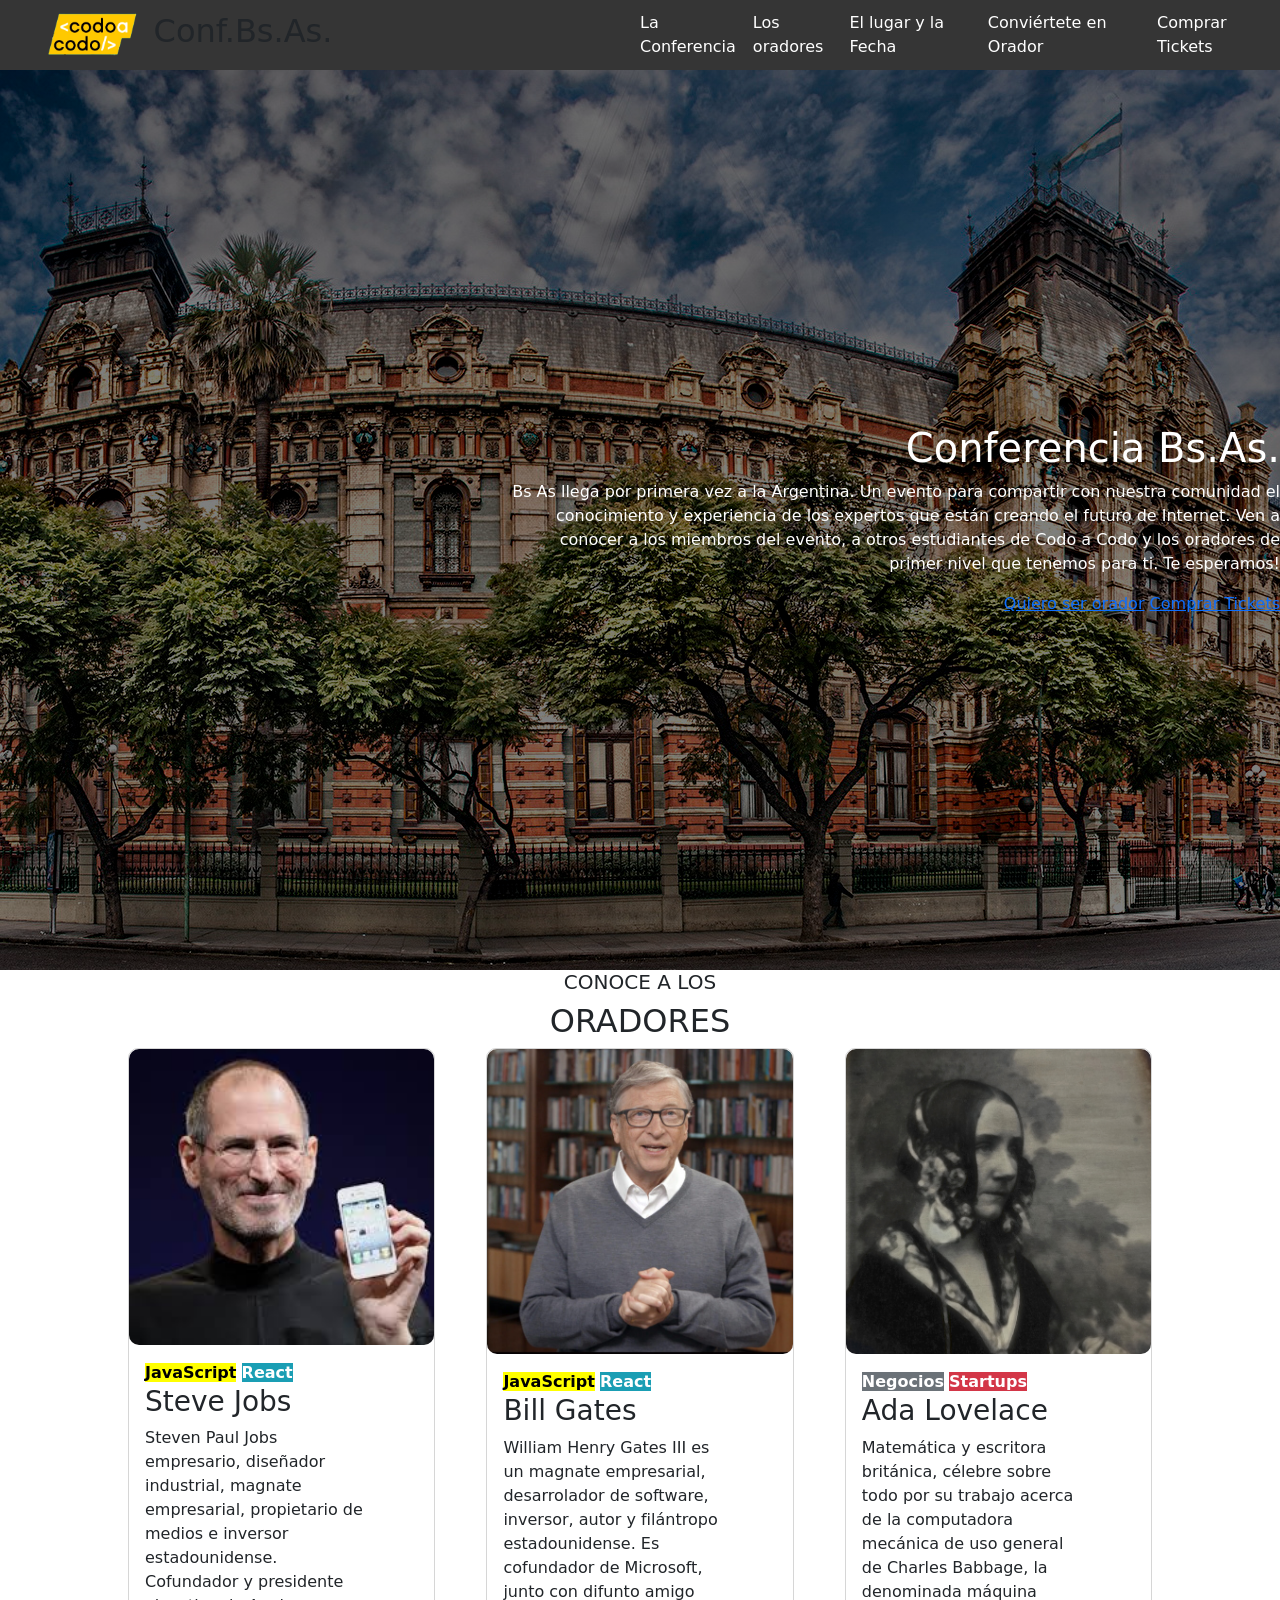
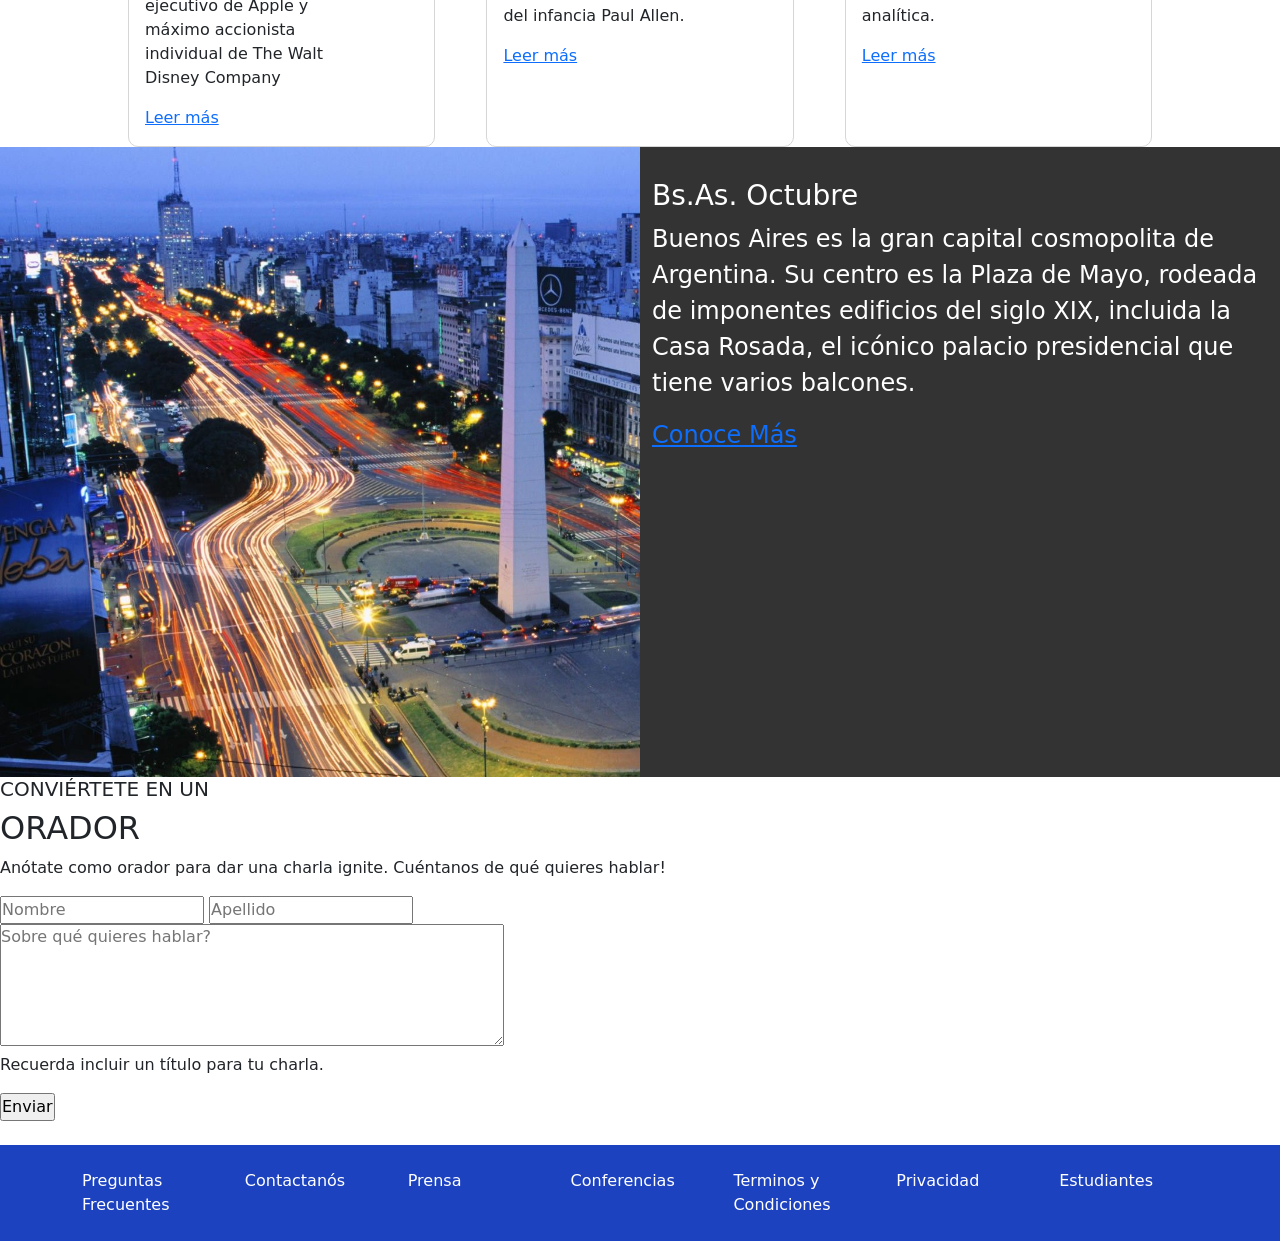
<file: proyecto cac/proyectoCACfinal.html>
<!DOCTYPE html>
<html lang="es">
    <head>
        <meta charset="UTF-8">
        <meta http-equiv="X-UA-Compatible" content="IE=edge">
        <meta name="viewport" content="width=device-width, initial-scale=1.0">
        <title>proyecto html</title>
        <link rel="shortcut icon" href="favicon.ico">
        <link rel="stylesheet" href="./estilos.css">
        <link href="https://cdn.jsdelivr.net/npm/bootstrap@5.0.2/dist/css/bootstrap.min.css" rel="stylesheet" integrity="sha384-EVSTQN3/azprG1Anm3QDgpJLIm9Nao0Yz1ztcQTwFspd3yD65VohhpuuCOmLASjC" crossorigin="anonymous">
          
    </head>
     
    <body>
        <header class="header__flex">
            <div class="logo">
                <img class="img__logo" src="./assets/imagenes/codoacodo.png" alt="Logo de codo a codo" loading="lazy">
                <h2>Conf.Bs.As.</h2>
            </div>
          
            <nav class="navegador">
                <a  class="link" href="#">La Conferencia </a>
                <a  class="link" href="#oradores">Los oradores</a>
                <a  class="link" href="#lugarYFecha">El lugar y la Fecha</a>
                <a  class="link" href="#formulario">Conviértete en Orador</a>
                <a  class="link" href="">Comprar Tickets</a>
            </nav>
        </header>
        <main>
            <section class="sectionPrincipal">
                <div class="contenidoPrincipal">
                    <h1>Conferencia Bs.As.</h1>
                    <p class="parrafoPrincipal">Bs As llega por primera vez a la Argentina. Un evento para compartir con nuestra comunidad el conocimiento y experiencia de los expertos que están creando el futuro de Internet. Ven a conocer a los miembros del evento, a otros estudiantes de Codo a Codo y los oradores de primer nivel que tenemos para ti. Te esperamos!</p>
                    <a href="">Quiero ser orador</a>
                    <a href="">Comprar Tickets</a>
                </div>
               
            </section>
        
        </main>
        <section class="sectionTarjetas" id="oradores">
            <div>
                <h5>CONOCE A LOS</h5>
                <h2>ORADORES</h2>
                
            </div>
            <div class="padreTarjetas">
                <div  class="tarjetas__flex">
                    <div  class="tarjeta">
                        <!--es una etiqueta contenedora y es una etiqueta comodin en bloque  height="400"-->
                        <img class="tarjetaImagen" src="./assets/imagenes/steve.jpg" alt="imagen card" loading="lazy" width="300" >
                        <div class="tarjetaContenido">
                        <a class= "Javascript" href="https://www.javascript.com/">JavaScript</a>
                        <a class="React" href="">React</a>
                            <h3>Steve Jobs</h3>
                            <div class="tarjetaParrafo">
                                <p>Steven Paul Jobs empresario, diseñador industrial, magnate empresarial, propietario de medios e inversor estadounidense. Cofundador y presidente ejecutivo de Apple​ y máximo accionista individual de The Walt Disney Company</p>
                            </div>
                          <a href="https://es.wikipedia.org/wiki/Steve_Jobs">Leer más</a>
                        </div>
                       
                    </div>
                    
                    <div class="tarjeta">
                        <!--es una etiqueta contenedora y es una etiqueta comodin en bloque-->
                        <img  class="tarjetaImagen" src="./assets/imagenes/bill.jpg" alt="imagen card" loading="lazy" width="300">
                        <div class="tarjetaContenido">
                            <a class= "Javascript" href="https://www.javascript.com/">JavaScript</a>
                            <a class="React" href="">React</a>
                            <h3>Bill Gates</h3>
                            <div class="tarjetaParrafo">
                                <p>William Henry Gates III es un magnate empresarial, desarrolador de software, inversor, autor y filántropo estadounidense. Es cofundador de Microsoft, junto con difunto amigo del infancia Paul Allen.</p>
                            </div>
                          
                            <a href="https://es.wikipedia.org/wiki/Bill_Gates">Leer más</a>
                        </div>
                    </div>
                  
                    <div class="tarjeta">
                        <!--es una etiqueta contenedora y es una etiqueta comodin en bloque-->
                        <img  class="tarjetaImagen" src="./assets/imagenes/ada.jpeg" alt="imagen card" loading="lazy" width="300">
                        <div class="tarjetaContenido">
                            <a class="Negocios" href="">Negocios</a>
                            <a class="Startups" href="">Startups</a>
                            <h3>Ada Lovelace</h3>
                            <div class="tarjetaParrafo">
                                <p>Matemática y escritora británica, célebre sobre todo por su trabajo acerca de la computadora mecánica de uso general de Charles Babbage, la denominada máquina analítica.</p>
                            </div>
                          
                            <a href="https://es.wikipedia.org/wiki/Ada_Lovelace">Leer más</a>
                        </div>
                    </div>
                </div>
            </div>
          
           
        </section>
  
        <section class="container-fluid">
            <div class="row rowImagen ">
                <div class="col-sm-12 col-lg-6 imagen alto">

                </div>
                <div class="col-sm-12 col-lg-6 contenido alto">
                    <h3>Bs.As. Octubre</h3>
                    <p>Buenos Aires es la gran capital cosmopolita de Argentina. Su centro es la Plaza de Mayo, rodeada de imponentes edificios del siglo XIX, incluida la Casa Rosada, el icónico palacio presidencial que tiene varios balcones. </p>
                    <a href="">Conoce Más</a>
                </div>
            </div>


        </section>
        <section id="nuevos">
            <div class="nuevos">
                <h5>CONVIÉRTETE EN UN</h5>
                <h2>ORADOR</h2>
                
            </div>
        </section>
       
        <div>
            <p>Anótate como orador para dar una charla ignite. Cuéntanos de qué quieres hablar!</p>
        </div>
       <section id="formulario">
         <form action="">
            <div>
                <input type="text" placeholder="Nombre" >
                <input type="text" placeholder="Apellido">
            </div>
                       
            <div>
              <textarea name="" id="" cols="60" rows="5" placeholder="Sobre qué quieres hablar?"></textarea>
            </div>
             <p>Recuerda incluir un título para tu charla.</p>
             <div>
             <div>
                <input type="submit" value="Enviar">
            
             </div>
           
         </form>
       </section>
           <br>
      
       <footer class="colorFooter">
        <div class="container">
            <div class="row">
                <div class="col pt-4 pb-4"><a class="text-white text-decoration-none" href="">Preguntas Frecuentes</a></div>
                <div class="col pt-4 pb-4"><a class="text-white text-decoration-none" href="">Contactanós</a></div>
                <div class="col pt-4 pb-4"><a class="text-white text-decoration-none" href="">Prensa</a></div>
                <div class="col pt-4 pb-4"><a class="text-white text-decoration-none" href="">Conferencias</a></div>
                <div class="col pt-4 pb-4"><a class="text-white text-decoration-none" href="">Terminos y Condiciones</a></div>
                <div class="col pt-4 pb-4"><a class="text-white text-decoration-none" href="">Privacidad</a></div>
                <div class="col pt-4 pb-4"><a class="text-white text-decoration-none" href="">Estudiantes</a></div>

            </div>

        </div>
         
       </footer>
      <!-- Option 1: Bootstrap Bundle with Popper -->
      <script src="https://cdn.jsdelivr.net/npm/bootstrap@5.0.2/dist/js/bootstrap.bundle.min.js" integrity="sha384-MrcW6ZMFYlzcLA8Nl+NtUVF0sA7MsXsP1UyJoMp4YLEuNSfAP+JcXn/tWtIaxVXM" crossorigin="anonymous"></script>
    </body>
</html>
</file>
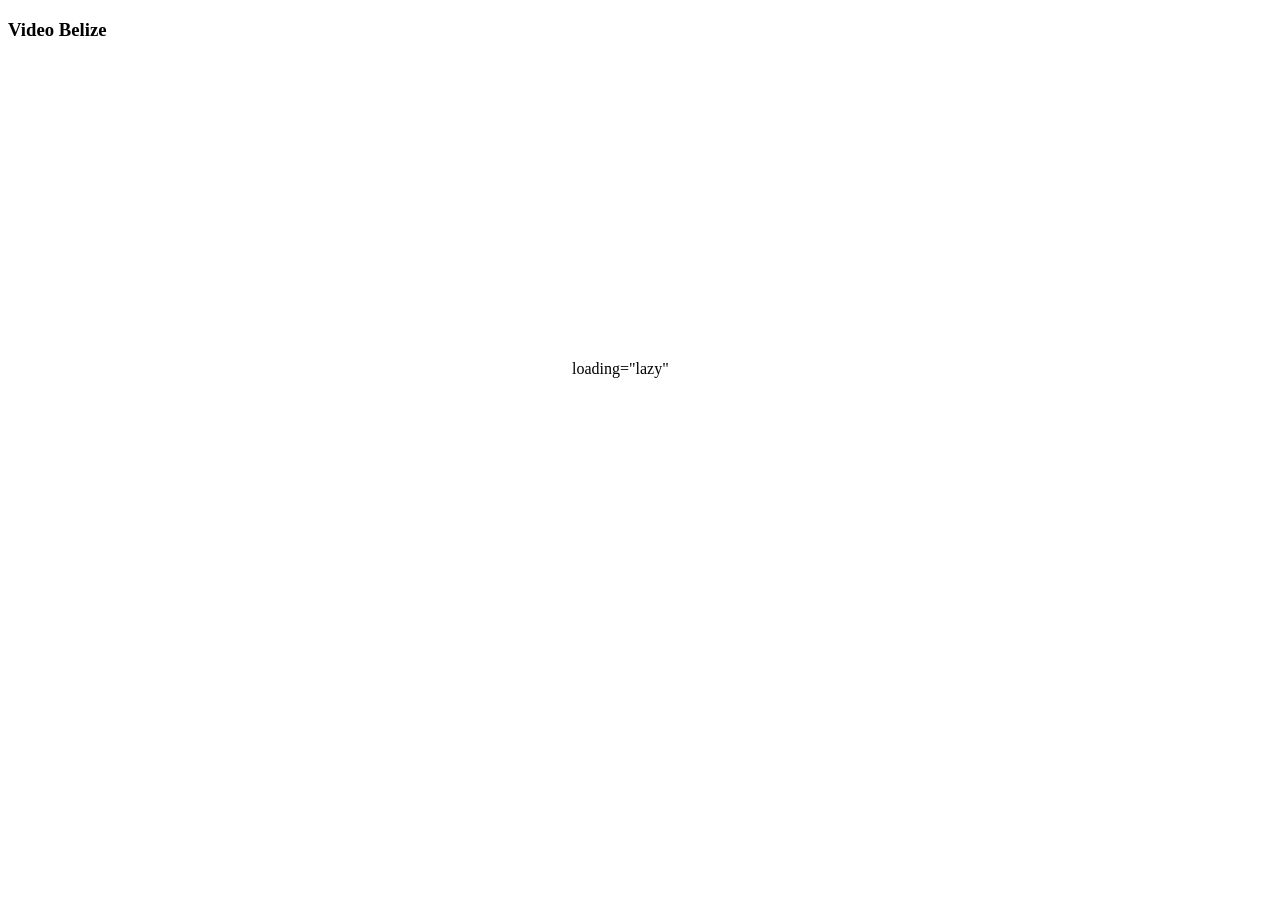
<file: proyecto cac/pages/contacto.html>
<!DOCTYPE html>
<html lang="es">
<head>
    <meta charset="UTF-8">
    <meta http-equiv="X-UA-Compatible" content="IE=edge">
    <meta name="viewport" content="width=device-width, initial-scale=1.0">
    <title>Document</title>
</head>
<body>
    <h3>Video Belize</h3>
<iframe width="560" height="315" src="https://www.youtube.com/embed/vw4dwIfTYuo" title="YouTube video player" frameborder="0" allow="accelerometer; autoplay; clipboard-write; encrypted-media; gyroscope; picture-in-picture" allowfullscreen></iframe> loading="lazy" 
</body>
</html>
</file>
<file: proyecto cac/estilos.css>
.colorFooter{
    background-color:rgb(28, 66, 192);
}
*{
margin: 0;
padding: 0;
box-sizing: border-box;
}
.header__flex{
background-color:rgb(53, 53, 53);
display: flex;
justify-content:center;

}
.logo{
display:flex;
align-items: center;
width:50%;
padding-left:2rem;
}
.img__logo{
width:20%;

}
.navegador{

width:50%;
display: flex;
align-items: center;
justify-content:space-between;
}
.link{
text-decoration: none;
color: white;
font-size: 1rem;
}
.imagenMain{
width:100%;
}

.sectionDividida{
display: flex;
height:70vh;
}
.imagenIzq{
height:100%;
width:50%;
background-image: url("./assets/imagenes/hawaii3.jpg");
background-size: cover;
}
.rowImagen{
height:70vh;
}
.alto{
height:100%;
}
.imagen{
background-image: url("./assets/imagenes/hawaii3.jpg");
background-size: cover;
}
.contenido{
padding:2rem ;
background-color: #343333;
color:white;
font-size: 1.5rem;

}
.contenidoDer{
height:100%;
width:50%;
padding:2rem ;
background-color: #343333;
color:white;
font-size: 1.5rem;
display: flex;
flex-direction: column;
align-items: flex-start;
}
.sectionTarjetas{
display:flex;
flex-direction: column;
align-items: center;
justify-content: center;
text-align: center;
}
.padreTarjetas{
width:100%;
display: flex;
justify-content: center;
align-items: center;
text-align: left;
}
.tarjetas__flex{
width:80%;
display:flex;

justify-content:space-between;

}

.Javascript{
    background-color: yellow;
    color: black;
    text-decoration: none;
    font-weight: bold; 
}
.React{
background-color: rgb(26, 158, 180);
color: white;
text-decoration: none;
font-weight: bold; 
}

.Negocios{
    background-color: rgb(107, 114, 120);
    color: white;
    text-decoration: none;
    font-weight: bold;
}
.Startups{
    background-color: rgb(211, 54, 71);
    color: white;
    text-decoration: none;
    font-weight: bold;
}

.tarjeta{
background-color: white;
width: 30%;
border:1px solid rgb(214, 214, 214);
border-radius: 10px;

}
.tarjetaImagen{
width: 100%;
border-radius: 10px;
}
.tarjetaContenido{
padding:1rem;
}

.tarjetaParrafo{
width:80%;
}
.sectionPrincipal{
background-image: linear-gradient(to right,rgb(0 0 0 /.5),rgb(0 0 0 /.5)), url("./assets/imagenes/ba1.jpg");
height:100vh;
width: 100%;
display: flex;
justify-content:flex-end;
align-items:center;
}
.contenidoPrincipal{
width: 60%;
text-align: right;
color:white;
}
@media screen and (max-width: 900px){
.header__flex{
    flex-direction:column;

}
.logo{
    width:100%;
    justify-content:space-between;
    padding-left:0;
}
.navegador{
    width:100%;
    flex-direction: column;
    padding-right:initial;

}
.conocemas{
    color: grey;
}
.link{
    display:inline-block;
    padding:1rem;
    border-bottom: 1px solid white;
    width:100%;
}

.sectionPrincipal{
    justify-content:center;
}

.parrafoPrincipal{
    line-height:1.5rem;
}
.contenidoPrincipal{
    width: 80%;
    text-align: center;
    backdrop-filter: blur(5px);
}
h1{
    font-size: 2rem;
    margin-bottom:0.6rem;
}

.tarjetas__flex{
    flex-direction: column;
}
.tarjeta{
    width: 100%;
    margin-bottom:1rem;
    box-shadow: -7px -7px 50px 6px rgba(0,0,0,0.54);
    -webkit-box-shadow: -7px -7px 50px 6px rgba(0,0,0,0.54);
    -moz-box-shadow: -7px -7px 50px 6px rgba(0,0,0,0.54);
}
.sectionDividida{
    flex-direction: column;
}
.imagenIzq{
    width:100%;
}
.contenidoDer{
    width:100%;
}
.alto{
    height:50%;
}
.contenido{
    font-size: 1rem;
}
}
</file>
